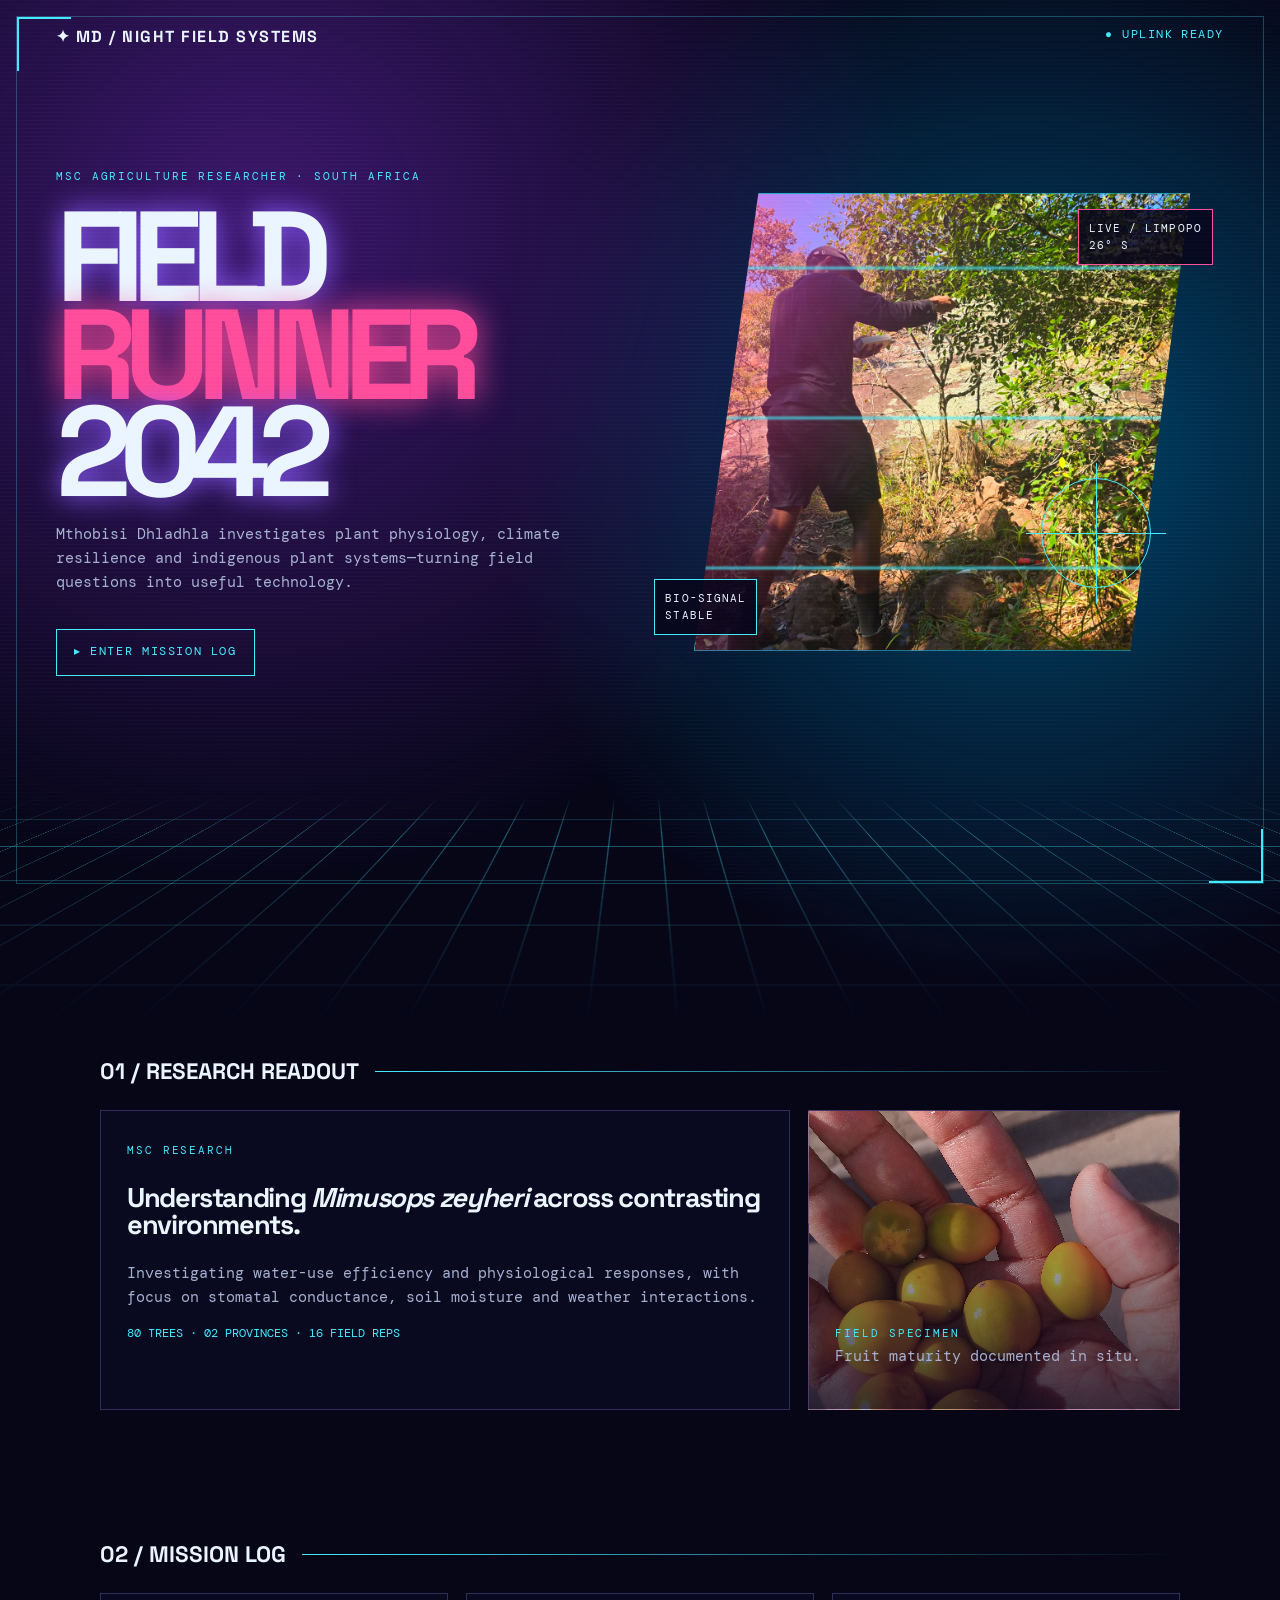
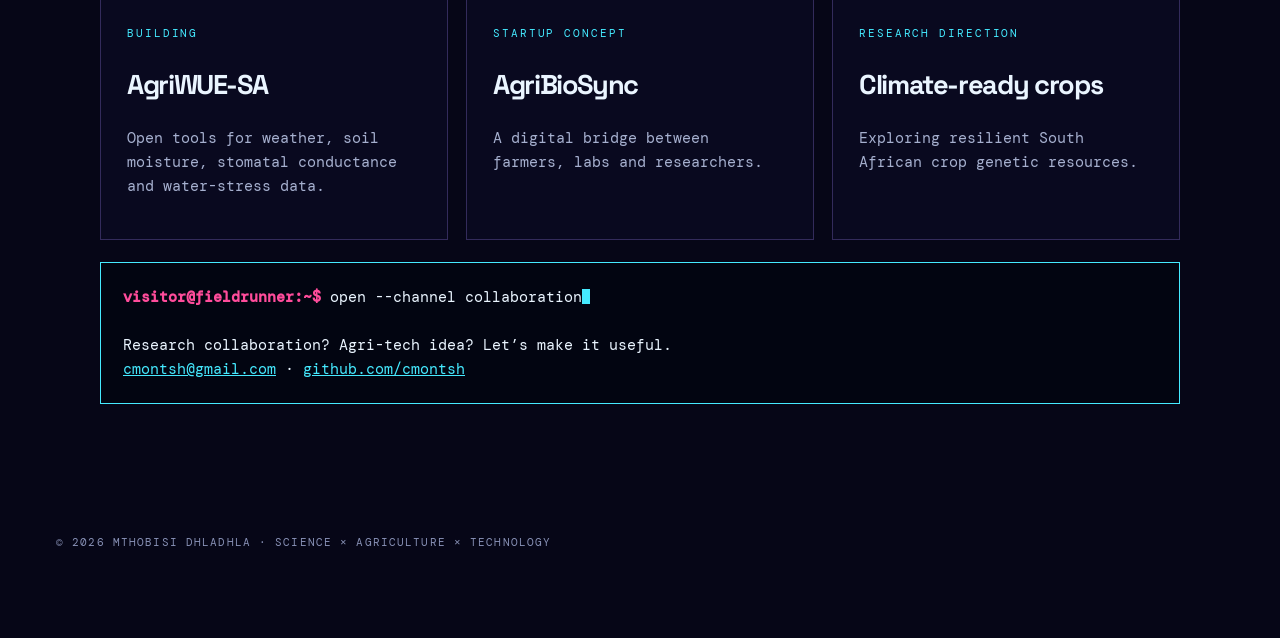
<file: index.html>
<!doctype html><html lang="en"><meta charset="utf-8"><meta name="viewport" content="width=device-width,initial-scale=1"><title>Mthobisi Dhladhla | Field Runner 2042</title><style>@import url('https://fonts.googleapis.com/css2?family=DM+Mono&family=Space+Grotesk:wght@500;700&display=swap');:root{--c:#45eaff;--p:#ff4c9b;--bg:#060617;--ink:#eaf5ff;--mut:#a6b0cf}*{box-sizing:border-box}html{scroll-behavior:smooth}body{margin:0;background:radial-gradient(circle at 20% 10%,#3b176c,transparent 29%),radial-gradient(circle at 80% 20%,#00466c,transparent 26%),var(--bg);color:var(--ink);font:15px/1.6 'DM Mono',monospace;overflow-x:hidden}body:before{content:'';position:fixed;inset:0;pointer-events:none;z-index:9;background:repeating-linear-gradient(0deg,transparent 0 3px,#fff1 3px 4px);mix-blend-mode:soft-light}.frame{position:fixed;inset:16px;pointer-events:none;border:1px solid #45eaff44;z-index:8}.frame:before,.frame:after{content:'';position:absolute;width:52px;height:52px;border:2px solid var(--c)}.frame:before{top:0;left:0;border-width:2px 0 0 2px}.frame:after{right:0;bottom:0;border-width:0 2px 2px 0}main{max-width:1220px;margin:auto;padding:26px}.nav{display:flex;justify-content:space-between;text-transform:uppercase;letter-spacing:.13em;font-size:.72rem}.brand{font:700 1rem 'Space Grotesk'}.online{color:var(--c)}.online:before{content:'● ';animation:blink 1s steps(2) infinite}.hero{min-height:750px;display:grid;grid-template-columns:1fr 1fr;gap:40px;align-items:center;perspective:1100px}.tag{color:var(--c);letter-spacing:.17em;text-transform:uppercase;font-size:.7rem}.hero h1{font:700 clamp(4.5rem,10vw,10rem)/.76 'Space Grotesk';letter-spacing:-.1em;margin:22px 0;text-transform:uppercase;text-shadow:0 0 28px #8b5cff}.hero h1 em{font-style:normal;color:var(--p);text-shadow:0 0 32px var(--p)}p{color:var(--mut)}.btn{display:inline-block;margin-top:20px;padding:13px 17px;border:1px solid var(--c);color:var(--c);text-decoration:none;text-transform:uppercase;font-size:.72rem;letter-spacing:.14em;transition:.2s}.btn:hover{background:var(--c);color:var(--bg);box-shadow:0 0 30px var(--c)}.scene{height:520px;position:relative;transform-style:preserve-3d;transform:rotateX(var(--x,0deg)) rotateY(var(--y,0deg));transition:transform .16s}.scene:before{content:'';position:absolute;inset:6%;clip-path:polygon(13% 0,100% 0,88% 100%,0 100%);background:linear-gradient(120deg,#ff4c9b88,transparent 45%),url('IMG-20250605-WA0071.jpg') center/cover;border:1px solid #45eaff88;filter:saturate(1.5);box-shadow:0 0 55px #45eaff44}.scanner{position:absolute;z-index:2;inset:6%;clip-path:polygon(13% 0,100% 0,88% 100%,0 100%);background:linear-gradient(transparent 48%,#45eaffaa 50%,transparent 52%);background-size:100% 150px;animation:scan 3s linear infinite}.hud{position:absolute;z-index:3;padding:10px;background:#08051bd9;border:1px solid var(--p);font-size:.67rem;letter-spacing:.1em;text-transform:uppercase}.h1{right:2%;top:9%;animation:float 4s ease-in-out infinite}.h2{bottom:9%;left:-1%;border-color:var(--c);animation:float 5s 1s ease-in-out infinite}.target{position:absolute;right:13%;bottom:18%;width:110px;height:110px;border:1px solid var(--c);border-radius:50%;animation:spin 12s linear infinite}.target:before,.target:after{content:'';position:absolute;background:var(--c)}.target:before{width:1px;height:130%;left:50%;top:-15%}.target:after{height:1px;width:130%;top:50%;left:-15%}.grid{height:240px;margin:0 -8vw;transform:perspective(420px) rotateX(63deg);transform-origin:top;background-image:linear-gradient(#45eaff66 1px,transparent 1px),linear-gradient(90deg,#45eaff66 1px,transparent 1px);background-size:44px 44px;mask-image:linear-gradient(transparent,#000 30%,transparent);animation:move 3s linear infinite}.section{max-width:1080px;margin:20px auto 130px}.title{font:700 1.4rem 'Space Grotesk';text-transform:uppercase;display:flex;align-items:center;gap:16px}.title:after{content:'';height:1px;flex:1;background:linear-gradient(90deg,var(--c),transparent)}.research,.missions{display:grid;gap:18px;margin-top:24px}.research{grid-template-columns:1.3fr .7fr}.card,.mission{background:#0a0b22cc;border:1px solid #6555a077;padding:26px;backdrop-filter:blur(8px);transition:.25s}.card:hover,.mission:hover{transform:translateY(-9px);border-color:var(--p);box-shadow:10px 10px #ff4c9b22}.card h2,.mission h3{font:700 1.7rem/1 'Space Grotesk';letter-spacing:-.05em}.fruit{min-height:300px;display:flex;align-items:end;background:linear-gradient(0deg,#08051bcc,transparent),url('20260718_153441.jpg') center/cover}.stats{color:var(--c);font-size:.76rem}.missions{grid-template-columns:repeat(3,1fr)}.mission{min-height:220px}.terminal{margin-top:22px;padding:22px;border:1px solid var(--c);background:#020610cc}.terminal b{color:var(--p)}.cursor{display:inline-block;width:8px;height:1em;background:var(--c);vertical-align:-2px;animation:blink .7s steps(2) infinite}footer{padding-bottom:60px;color:#8790b5;font-size:.7rem;text-transform:uppercase;letter-spacing:.1em}@keyframes scan{to{background-position:0 150px}}@keyframes move{to{background-position:0 44px}}@keyframes float{50%{transform:translateY(-14px)}}@keyframes spin{to{transform:rotate(360deg)}}@keyframes blink{50%{opacity:0}}@media(max-width:720px){.hero,.research,.missions{grid-template-columns:1fr}.hero{min-height:auto;padding:80px 0}.scene{height:400px}.frame{display:none}.online{display:none}.section{margin-bottom:80px}}</style><body><div class="frame"></div><main><nav class="nav"><span class="brand">✦ MD / NIGHT FIELD SYSTEMS</span><span class="online">uplink ready</span></nav><header class="hero"><div><div class="tag">MSc Agriculture researcher · South Africa</div><h1>Field<br><em>runner</em><br>2042</h1><p>Mthobisi Dhladhla investigates plant physiology, climate resilience and indigenous plant systems—turning field questions into useful technology.</p><a class="btn" href="#missions">▸ Enter mission log</a></div><div class="scene" id="scene"><div class="scanner"></div><div class="hud h1">live / Limpopo<br>26° S</div><div class="hud h2">bio-signal<br>stable</div><div class="target"></div></div></header><div class="grid"></div><section class="section"><div class="title"><span>01 / research readout</span></div><div class="research"><article class="card"><span class="tag">MSc research</span><h2>Understanding <i>Mimusops zeyheri</i> across contrasting environments.</h2><p>Investigating water-use efficiency and physiological responses, with focus on stomatal conductance, soil moisture and weather interactions.</p><p class="stats">80 TREES · 02 PROVINCES · 16 FIELD REPS</p></article><aside class="card fruit"><p><span class="tag">field specimen</span><br>Fruit maturity documented in situ.</p></aside></div></section><section class="section" id="missions"><div class="title"><span>02 / mission log</span></div><div class="missions"><article class="mission"><span class="tag">building</span><h3>AgriWUE-SA</h3><p>Open tools for weather, soil moisture, stomatal conductance and water-stress data.</p></article><article class="mission"><span class="tag">startup concept</span><h3>AgriBioSync</h3><p>A digital bridge between farmers, labs and researchers.</p></article><article class="mission"><span class="tag">research direction</span><h3>Climate-ready crops</h3><p>Exploring resilient South African crop genetic resources.</p></article></div><div class="terminal"><b>visitor@fieldrunner:~$</b> open --channel collaboration<span class="cursor"></span><br><br>Research collaboration? Agri-tech idea? Let’s make it useful.<br><a style="color:var(--c)" href="mailto:cmontsh@gmail.com">cmontsh@gmail.com</a> · <a style="color:var(--c)" href="https://github.com/cmontsh">github.com/cmontsh</a></div></section><footer>© 2026 Mthobisi Dhladhla · Science × Agriculture × Technology</footer></main><script>const s=document.querySelector('#scene');addEventListener('pointermove',e=>{s.style.setProperty('--y',(e.clientX/innerWidth-.5)*10+'deg');s.style.setProperty('--x',(e.clientY/innerHeight-.5)*-8+'deg')})</script></body></html>
</file>
